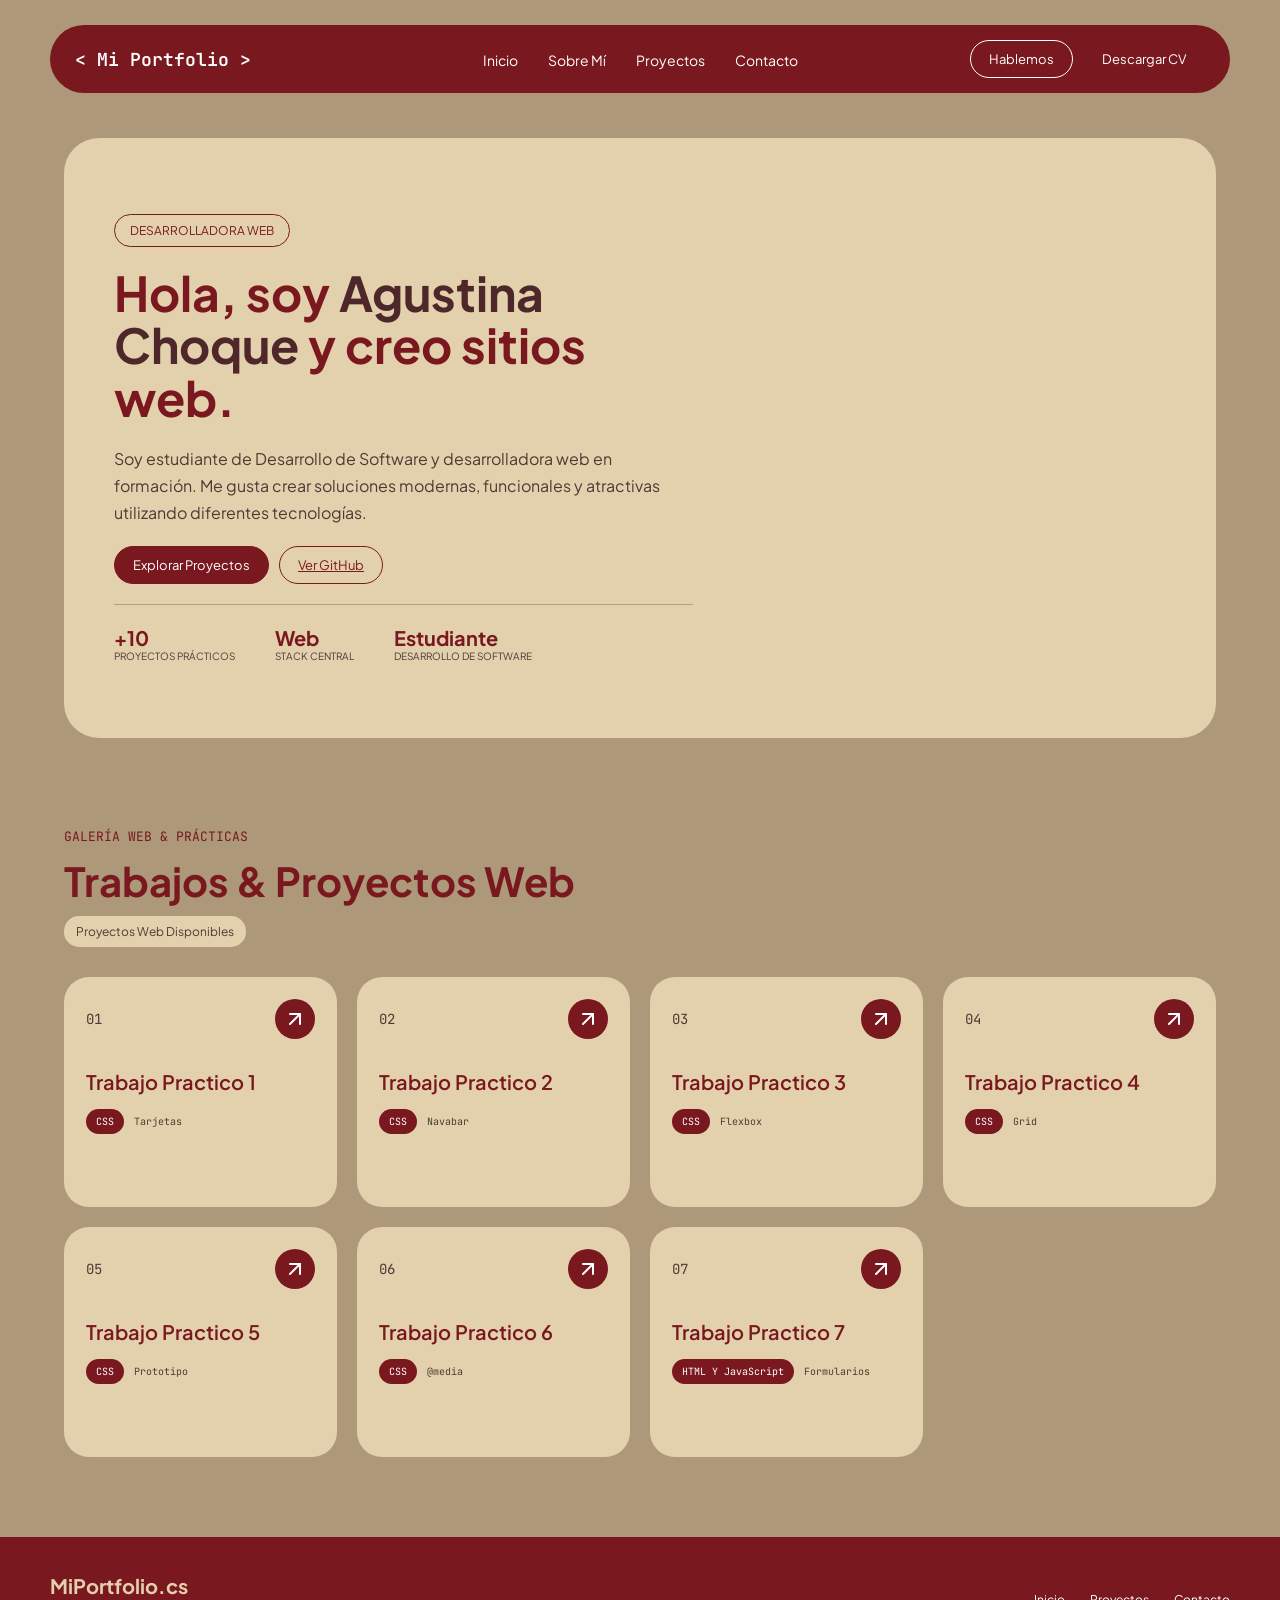
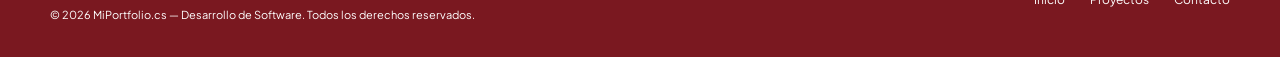
<file: index.html>
<!DOCTYPE html>

<html lang="es">

<head>
    <meta charset="UTF-8">
    <meta name="viewport" content="width=device-width, initial-scale=1.0">


<title>Mi Portfolio</title>

<link rel="preconnect" href="https://fonts.googleapis.com">
<link rel="preconnect" href="https://fonts.gstatic.com" crossorigin>

<link href="https://fonts.googleapis.com/css2?family=Plus+Jakarta+Sans:ital,wght@0,200..800;1,200..800&display=swap"
    rel="stylesheet">

<link href="https://fonts.googleapis.com/css2?family=JetBrains+Mono:ital,wght@0,100..800;1,100..800&display=swap"
    rel="stylesheet">

<link rel="stylesheet" href="style.css">

</head>

<body>

<header>

    <nav class="navbar">

        <div>
            <p>
                <code class="logo">&lt; Mi Portfolio &gt;</code>
            </p>
        </div>

        <div class="navbar-links">

            <ul>

                <li>
                    <a href="#inicio">Inicio</a>
                </li>

                <li>
                    <a href="#sobre-mi">Sobre Mí</a>
                </li>

                <li>
                    <a href="#proyectos">Proyectos</a>
                </li>

                <li>
                    <a href="#contacto">Contacto</a>
                </li>

            </ul>

        </div>

        <div>

            <button class="btn btn-outline">
                Hablemos
            </button>

            <button class="btn btn-fade">
                Descargar CV
            </button>

        </div>

    </nav>

</header>

<main>

    <section id="inicio">

        <article class="primer-articulo">

            <div class="texto-primer">

                <div class="capsula">
                    <p>DESARROLLADORA WEB</p>
                </div>

                <div class="encabezado">

                    <h1>
                        Hola, soy <span>Agustina Choque</span>
                        y creo sitios web.
                    </h1>

                </div>

                <div class="subtexto-1">

                    <p>
                        Soy estudiante de Desarrollo de Software y
                        desarrolladora web en formación. Me gusta crear
                        soluciones modernas, funcionales y atractivas
                        utilizando diferentes tecnologías.
                    </p>

                </div>

                <div class="btn-primer">

                    <button class="btn btn-fade">
                        Explorar Proyectos
                    </button>

                    <a href="https://github.com/AgustinaChoque"
                     target="_blank"
                     class="btn btn-outline">
                     Ver GitHub
                    </a>

                </div>

                <div class="subtexto-2">

                    <div>

                        <h2>+10</h2>

                        <p>
                            PROYECTOS PRÁCTICOS
                        </p>

                    </div>

                    <div>

                        <h2>Web</h2>

                        <p>
                            STACK CENTRAL
                        </p>

                    </div>

                    <div>

                        <h2>Estudiante</h2>

                        <p>
                            DESARROLLO DE SOFTWARE
                        </p>

                    </div>

                </div>

            </div>

        </article>

    </section>

    <section class="segundo-articulo" id="proyectos">

        <div class="texto-segundo">
        <p>GALERÍA WEB & PRÁCTICAS</p>

        <h2>Trabajos & Proyectos Web</h2>

        <p>Proyectos Web Disponibles</p>
        </div>

        <div class="tarjetas-segundo" id="contenedor-proyectos">

        </div>

    </section>
</main>

<footer class="footer" id="contacto">

    <div class="texto-footer">

        <h2>
            MiPortfolio.cs
        </h2>

        <p>
            © 2026 MiPortfolio.cs — Desarrollo de Software.
            Todos los derechos reservados.
        </p>

    </div>

    <div>

        <ul class="links-footer">

            <li>
                <a href="#inicio">
                    Inicio
                </a>
            </li>

            <li>
                <a href="#proyectos">
                    Proyectos
                </a>
            </li>

            <li>
                <a href="#contacto">
                    Contacto
                </a>
            </li>

        </ul>

    </div>

</footer>
<script src="script.js"></script>
</body>
</html>
</file>
<file: style.css>
:root {
    --primary-color: #7a1820;
    --secundary-color: #e3d1ad;
    --tertiary-color: #b79f7d;
    --neutral: #ad997a;
    --text-color: #4d3a35;
    --white: #ffffff;
    --card-color: #e3d1ad;
    --font-primary: 'Plus Jakarta Sans', sans-serif;
    --font-label: 'JetBrains Mono', monospace;
}

* {
    margin: 0;
    padding: 0;
    box-sizing: border-box;
}

body {
    background-color: var(--neutral);
    font-family: var(--font-primary);
    color: var(--text-color);
}

html {
    scroll-behavior: smooth;
}

header {
    padding: 25px 50px;
}

.navbar {
    display: flex;
    width: 100%;
    padding: 15px 25px;
    justify-content: space-between;
    align-items: center;
    background-color: var(--primary-color);
    border-radius: 40px;
}

.navbar > div:first-child {
    flex: 1;
}

.logo {
    font-family: var(--font-label);
    color: var(--white);
    font-size: 18px;
    font-weight: 600;
}

.navbar-links {
    flex: 2;
}

.navbar-links ul {
    display: flex;
    justify-content: center;
    gap: 30px;
    list-style: none;
}

.navbar-links a {
    color: var(--white);
    text-decoration: none;
    font-size: 14px;
}

.navbar-links a:hover {
    color: var(--secundary-color);
}

.navbar > div:last-child {
    flex: 1;
    display: flex;
    justify-content: flex-end;
    gap: 10px;
}

.btn {
    padding: 10px 18px;
    border-radius: 20px;
    font-family: var(--font-primary);
    font-size: 13px;
    cursor: pointer;
}

.btn-fade {
    background-color: var(--primary-color);
    color: var(--white);
    border: 1px solid var(--primary-color);
}

.btn-outline {
    background-color: transparent;
    color: var(--primary-color);
    border: 1px solid var(--primary-color);
}

.navbar .btn-outline {
    color: var(--white);
    border-color: var(--white);
}

.primer-articulo {
    display: flex;
    width: 90%;
    min-height: 600px;
    margin: 20px auto 50px;
    padding: 50px;
    gap: 40px;
    background-color: var(--card-color);
    border-radius: 35px;
}

.texto-primer {
    display: flex;
    flex-direction: column;
    justify-content: center;
    gap: 20px;
    width: 55%;
}

.capsula p {
    display: inline-block;
    padding: 8px 15px;
    color: var(--primary-color);
    border: 1px solid var(--primary-color);
    border-radius: 30px;
    font-size: 12px;
}

.encabezado h1 {
    color: var(--primary-color);
    font-size: 48px;
    line-height: 1.1;
    font-weight: 700;
}

.encabezado h1 span {
    color: #4d2729;
}

.subtexto-1 {
    color: var(--text-color);
    font-size: 16px;
    line-height: 1.7;
}

.btn-primer {
    display: flex;
    gap: 10px;
    padding-bottom: 20px;
    border-bottom: 1px solid var(--tertiary-color);
}

.subtexto-2 {
    display: flex;
    gap: 40px;
}

.subtexto-2 div h2 {
    color: var(--primary-color);
    font-size: 20px;
}

.subtexto-2 div p {
    color: var(--text-color);
    font-size: 10px;
}

.segundo-articulo {
    width: 90%;
    margin: 0 auto;
    padding: 40px 0 80px;
}

.texto-segundo {
    display: flex;
    flex-direction: column;
    gap: 10px;
    margin-bottom: 30px;
}

.texto-segundo p:first-child {
    color: var(--primary-color);
    font-family: var(--font-label);
    font-size: 13px;
}

.texto-segundo h2 {
    color: var(--primary-color);
    font-size: 40px;
    font-weight: 700;
}

.texto-segundo p:last-child {
    display: inline-block;
    width: fit-content;
    padding: 8px 12px;
    color: var(--text-color);
    background-color: var(--card-color);
    border-radius: 15px;
    font-size: 12px;
}

.tarjetas-segundo {
    display: grid;
    grid-template-columns: repeat(4, 1fr);
    gap: 20px;
}

.tarjetas-chicas {
    min-height: 230px;
    padding: 20px;
    background-color: var(--card-color);
    border-radius: 25px;
    border: 2px solid transparent;
}

.tarjetas-chicas:hover {
 border: 2px solid var(--primary-color);
}

.tar-sup {
    display: flex;
    justify-content: space-between;
    align-items: center;
    color: var(--text-color);
    font-family: var(--font-label);
    font-size: 14px;
    margin-bottom: 30px;
}

.flecha-link {
    display: flex;
    justify-content: center;
    align-items: center;
    width: 40px;
    height: 40px;
    border-radius: 50%;
    background-color: var(--primary-color);
    color: white;
    text-decoration: none;
}

.flecha-link svg {
    color: white;
}

.text-tar-chi {
    display: flex;
    flex-direction: column;
    gap: 15px;
}

.encabezado-tarjeta h2 {
    color: var(--primary-color);
    font-size: 20px;
    font-weight: 600;
}

.subtexto-3 {
    display: flex;
    align-items: center;
    gap: 10px;
}

.tar-tecnologia {
    padding: 6px 10px;
    background-color: var(--primary-color);
    color: white;
    border-radius: 15px;
    font-family: var(--font-label);
    font-size: 10px;
}

.tar-descripcion {
    color: var(--text-color);
    font-family: var(--font-label);
    font-size: 10px;
}

.footer {
    display: flex;
    width: 100%;
    min-height: 120px;
    padding: 30px 50px;
    justify-content: space-between;
    align-items: center;
    background-color: var(--primary-color);
    color: white;
}

.texto-footer {
    width: 60%;
}

.texto-footer h2 {
    color: var(--secundary-color);
    font-size: 20px;
    margin-bottom: 10px;
}

.texto-footer p {
    color: white;
    font-size: 11px;
}

.links-footer {
    display: flex;
    gap: 25px;
    list-style: none;
}

.links-footer a {
    color: white;
    text-decoration: none;
    font-size: 12px;
}

@media (max-width: 900px) {

    .navbar-links {
        display: none;
    }

    .primer-articulo {

        flex-direction: column;

        padding: 35px;
    }

    .texto-primer {

        width: 100%;
    }

    .encabezado h1 {

        font-size: 40px;
    }

    .tarjetas-segundo {

        grid-template-columns: repeat(2, 1fr);
    }
}

@media (max-width: 600px) {

    header {

        padding: 15px;
    }

    .navbar {

        padding: 12px 18px;
    }

    .navbar > div:last-child {

        display: none;
    }

    .primer-articulo {

        width: 95%;

        padding: 25px;

        border-radius: 25px;
    }

    .encabezado h1 {

        font-size: 32px;
    }

    .subtexto-2 {

        flex-direction: column;

        gap: 15px;
    }

    .btn-primer {

        flex-direction: column;
    }

    .tarjetas-segundo {

        grid-template-columns: 1fr;
    }

    .footer {

        flex-direction: column;

        align-items: flex-start;

        gap: 25px;
    }

    .texto-footer {

        width: 100%;
    }

    .links-footer {

        flex-wrap: wrap;
    }
}
</file>
